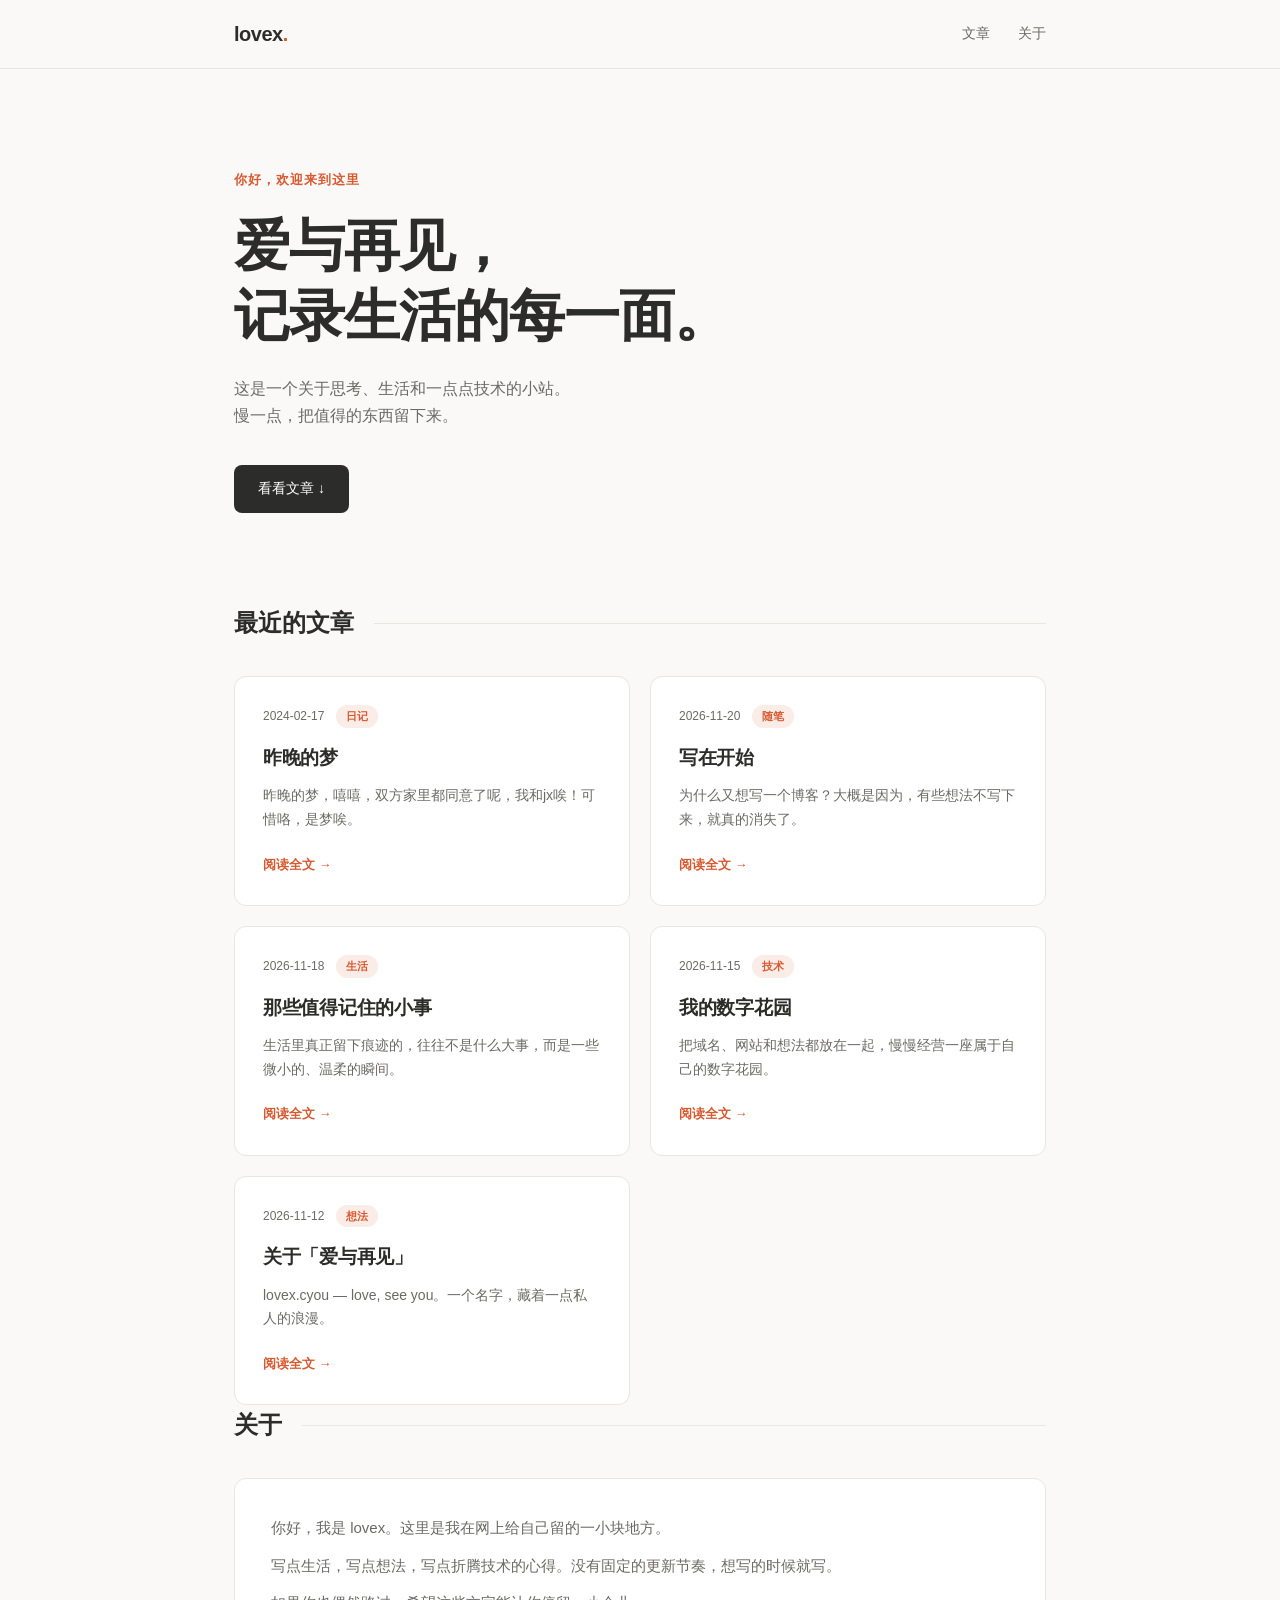
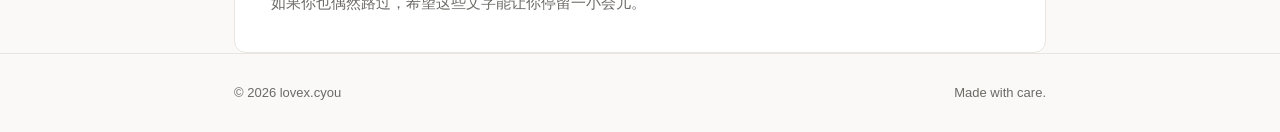
<file: index.html>
<!DOCTYPE html>
<html lang="zh-CN">
<head>
  <meta charset="UTF-8">
  <meta name="viewport" content="width=device-width, initial-scale=1.0">
  <title>lovex · 爱与再见</title>
  <meta name="description" content="lovex 的个人博客，记录生活、想法与值得记住的瞬间。">
  <link rel="stylesheet" href="style.css">
</head>
<body>
  <header class="site-header">
    <div class="container header-inner">
      <a href="#top" class="brand">lovex<span class="brand-dot">.</span></a>
      <nav class="nav">
        <a href="#posts">文章</a>
        <a href="#about">关于</a>
      </nav>
    </div>
  </header>

  <main id="top">
    <section class="hero container">
      <p class="hero-eyebrow">你好，欢迎来到这里</p>
      <h1 class="hero-title">爱与再见，<br>记录生活的每一面。</h1>
      <p class="hero-desc">这是一个关于思考、生活和一点点技术的小站。<br>慢一点，把值得的东西留下来。</p>
      <a href="#posts" class="hero-btn">看看文章 ↓</a>
    </section>

    <section id="posts" class="posts container">
      <div class="section-heading">
        <h2>最近的文章</h2>
        <span class="section-line"></span>
      </div>
      <div class="post-grid">
        <article class="post-card">
          <div class="post-meta"><time>2024-02-17</time><span class="tag">日记</span></div>
          <h3>昨晚的梦</h3>
          <p>昨晚的梦，嘻嘻，双方家里都同意了呢，我和jx唉！可惜咯，是梦唉。</p>
          <a href="posts/dream.html" class="read-more">阅读全文 →</a>
        </article>
        <article class="post-card">
          <div class="post-meta"><time>2026-11-20</time><span class="tag">随笔</span></div>
          <h3>写在开始</h3>
          <p>为什么又想写一个博客？大概是因为，有些想法不写下来，就真的消失了。</p>
          <a href="posts/start.html" class="read-more">阅读全文 →</a>
        </article>
        <article class="post-card">
          <div class="post-meta"><time>2026-11-18</time><span class="tag">生活</span></div>
          <h3>那些值得记住的小事</h3>
          <p>生活里真正留下痕迹的，往往不是什么大事，而是一些微小的、温柔的瞬间。</p>
          <a href="posts/moments.html" class="read-more">阅读全文 →</a>
        </article>
        <article class="post-card">
          <div class="post-meta"><time>2026-11-15</time><span class="tag">技术</span></div>
          <h3>我的数字花园</h3>
          <p>把域名、网站和想法都放在一起，慢慢经营一座属于自己的数字花园。</p>
          <a href="posts/garden.html" class="read-more">阅读全文 →</a>
        </article>
        <article class="post-card">
          <div class="post-meta"><time>2026-11-12</time><span class="tag">想法</span></div>
          <h3>关于「爱与再见」</h3>
          <p>lovex.cyou — love, see you。一个名字，藏着一点私人的浪漫。</p>
          <a href="posts/meaning.html" class="read-more">阅读全文 →</a>
        </article>
      </div>
    </section>

    <section id="about" class="about container">
      <div class="section-heading">
        <h2>关于</h2>
        <span class="section-line"></span>
      </div>
      <div class="about-box">
        <p>你好，我是 lovex。这里是我在网上给自己留的一小块地方。</p>
        <p>写点生活，写点想法，写点折腾技术的心得。没有固定的更新节奏，想写的时候就写。</p>
        <p>如果你也偶然路过，希望这些文字能让你停留一小会儿。</p>
      </div>
    </section>
  </main>

  <footer class="site-footer">
    <div class="container footer-inner">
      <span>© 2026 lovex.cyou</span>
      <span>Made with care.</span>
    </div>
  </footer>
</body>
</html>
</file>
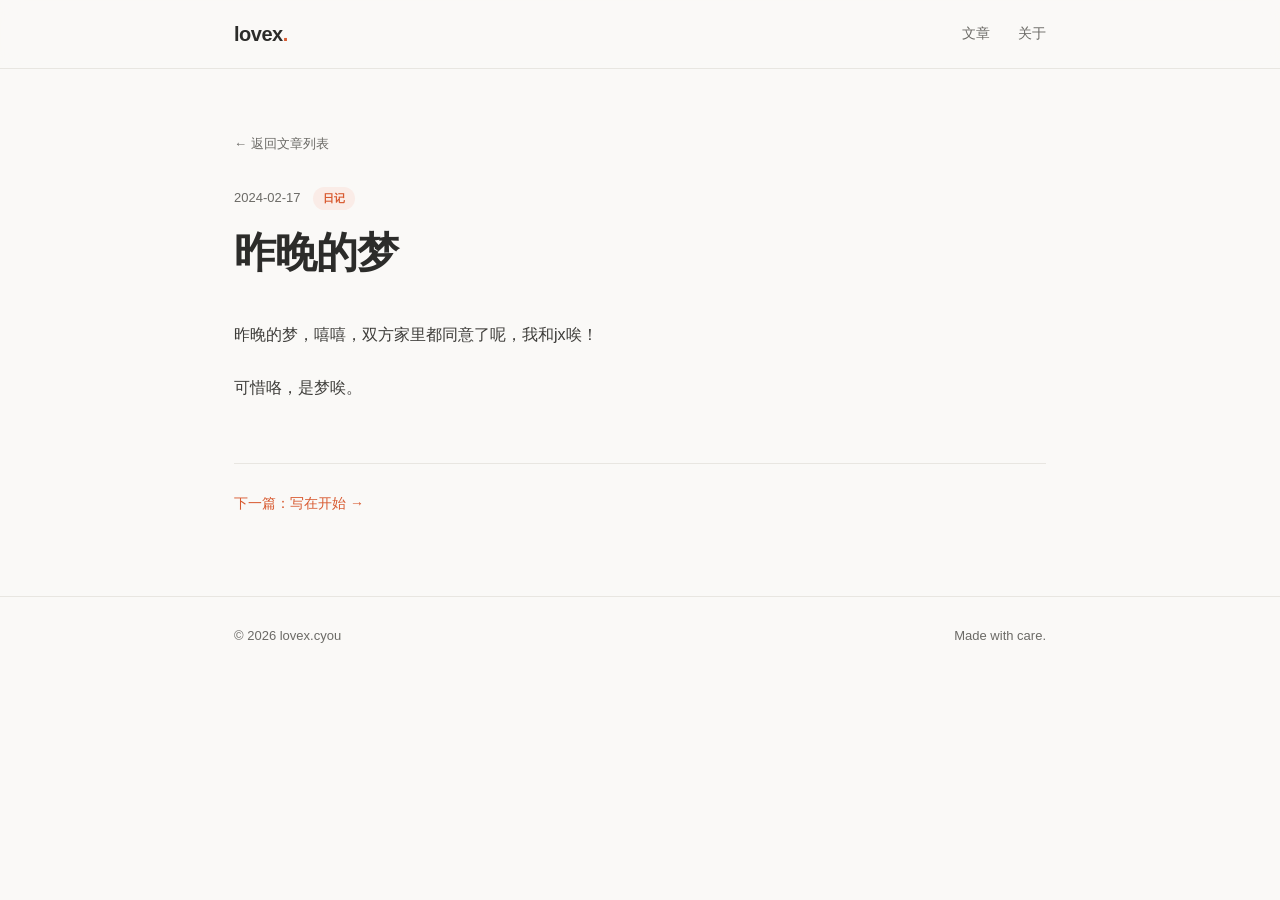
<file: posts/dream.html>
<!DOCTYPE html>
<html lang="zh-CN">
<head>
  <meta charset="UTF-8">
  <meta name="viewport" content="width=device-width, initial-scale=1.0">
  <title>昨晚的梦 · lovex</title>
  <link rel="stylesheet" href="../style.css">
</head>
<body>
  <header class="site-header">
    <div class="container header-inner">
      <a href="../index.html" class="brand">lovex<span class="brand-dot">.</span></a>
      <nav class="nav">
        <a href="../index.html#posts">文章</a>
        <a href="../index.html#about">关于</a>
      </nav>
    </div>
  </header>

  <main class="article container">
    <a href="../index.html#posts" class="back-link">← 返回文章列表</a>
    <div class="article-meta"><time>2024-02-17</time><span class="tag">日记</span></div>
    <h1 class="article-title">昨晚的梦</h1>
    <div class="article-body">
      <p>昨晚的梦，嘻嘻，双方家里都同意了呢，我和jx唉！</p>
      <p>可惜咯，是梦唉。</p>
    </div>
    <nav class="article-nav">
      <a href="start.html">下一篇：写在开始 →</a>
    </nav>
  </main>

  <footer class="site-footer">
    <div class="container footer-inner">
      <span>© 2026 lovex.cyou</span>
      <span>Made with care.</span>
    </div>
  </footer>
</body>
</html>
</file>
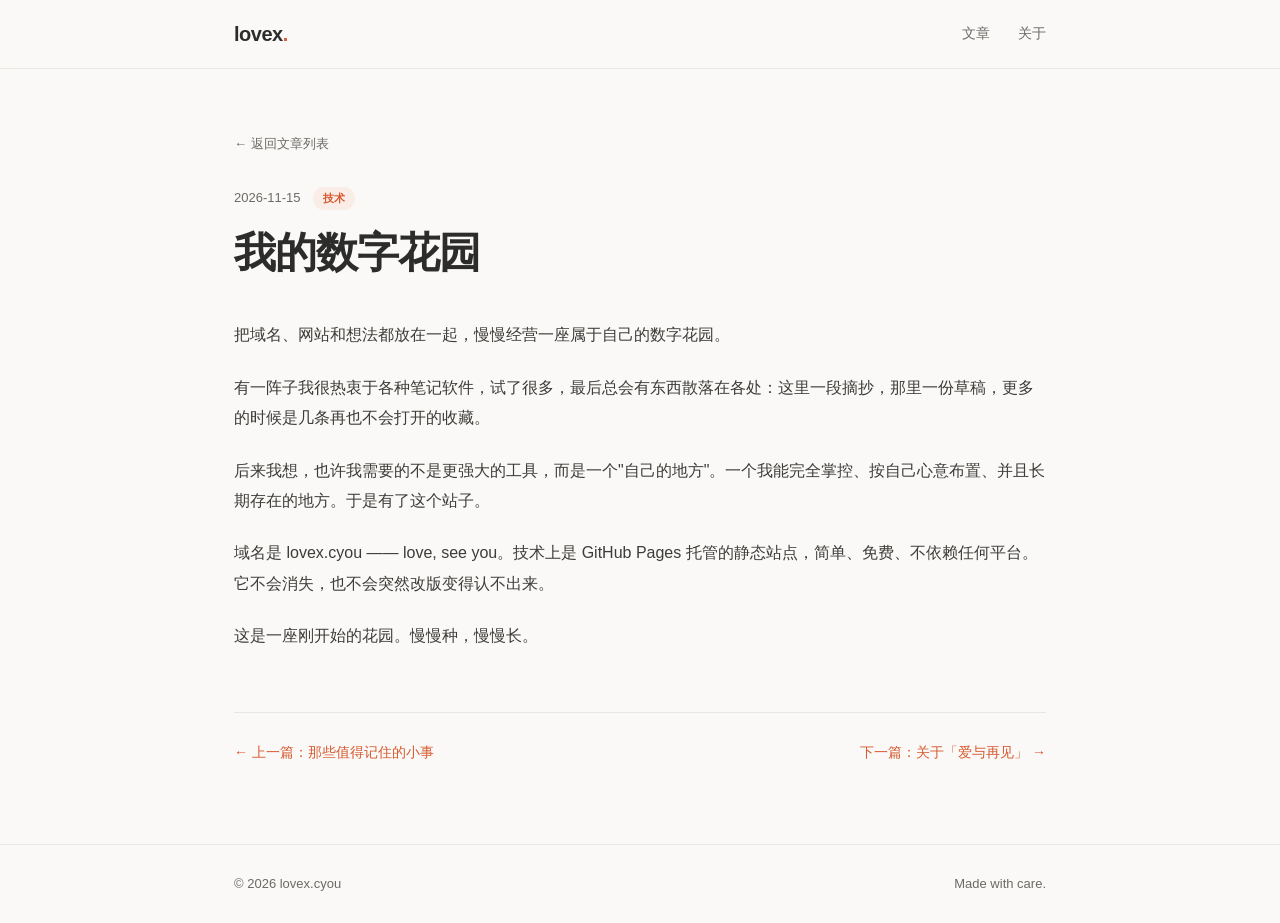
<file: posts/garden.html>
<!DOCTYPE html>
<html lang="zh-CN">
<head>
  <meta charset="UTF-8">
  <meta name="viewport" content="width=device-width, initial-scale=1.0">
  <title>我的数字花园 · lovex</title>
  <link rel="stylesheet" href="../style.css">
</head>
<body>
  <header class="site-header">
    <div class="container header-inner">
      <a href="../index.html" class="brand">lovex<span class="brand-dot">.</span></a>
      <nav class="nav">
        <a href="../index.html#posts">文章</a>
        <a href="../index.html#about">关于</a>
      </nav>
    </div>
  </header>

  <main class="article container">
    <a href="../index.html#posts" class="back-link">← 返回文章列表</a>
    <div class="article-meta"><time>2026-11-15</time><span class="tag">技术</span></div>
    <h1 class="article-title">我的数字花园</h1>
    <div class="article-body">
      <p>把域名、网站和想法都放在一起，慢慢经营一座属于自己的数字花园。</p>
      <p>有一阵子我很热衷于各种笔记软件，试了很多，最后总会有东西散落在各处：这里一段摘抄，那里一份草稿，更多的时候是几条再也不会打开的收藏。</p>
      <p>后来我想，也许我需要的不是更强大的工具，而是一个"自己的地方"。一个我能完全掌控、按自己心意布置、并且长期存在的地方。于是有了这个站子。</p>
      <p>域名是 lovex.cyou —— love, see you。技术上是 GitHub Pages 托管的静态站点，简单、免费、不依赖任何平台。它不会消失，也不会突然改版变得认不出来。</p>
      <p>这是一座刚开始的花园。慢慢种，慢慢长。</p>
    </div>
    <nav class="article-nav">
      <a href="moments.html">← 上一篇：那些值得记住的小事</a>
      <a href="meaning.html">下一篇：关于「爱与再见」 →</a>
    </nav>
  </main>

  <footer class="site-footer">
    <div class="container footer-inner">
      <span>© 2026 lovex.cyou</span>
      <span>Made with care.</span>
    </div>
  </footer>
</body>
</html>
</file>
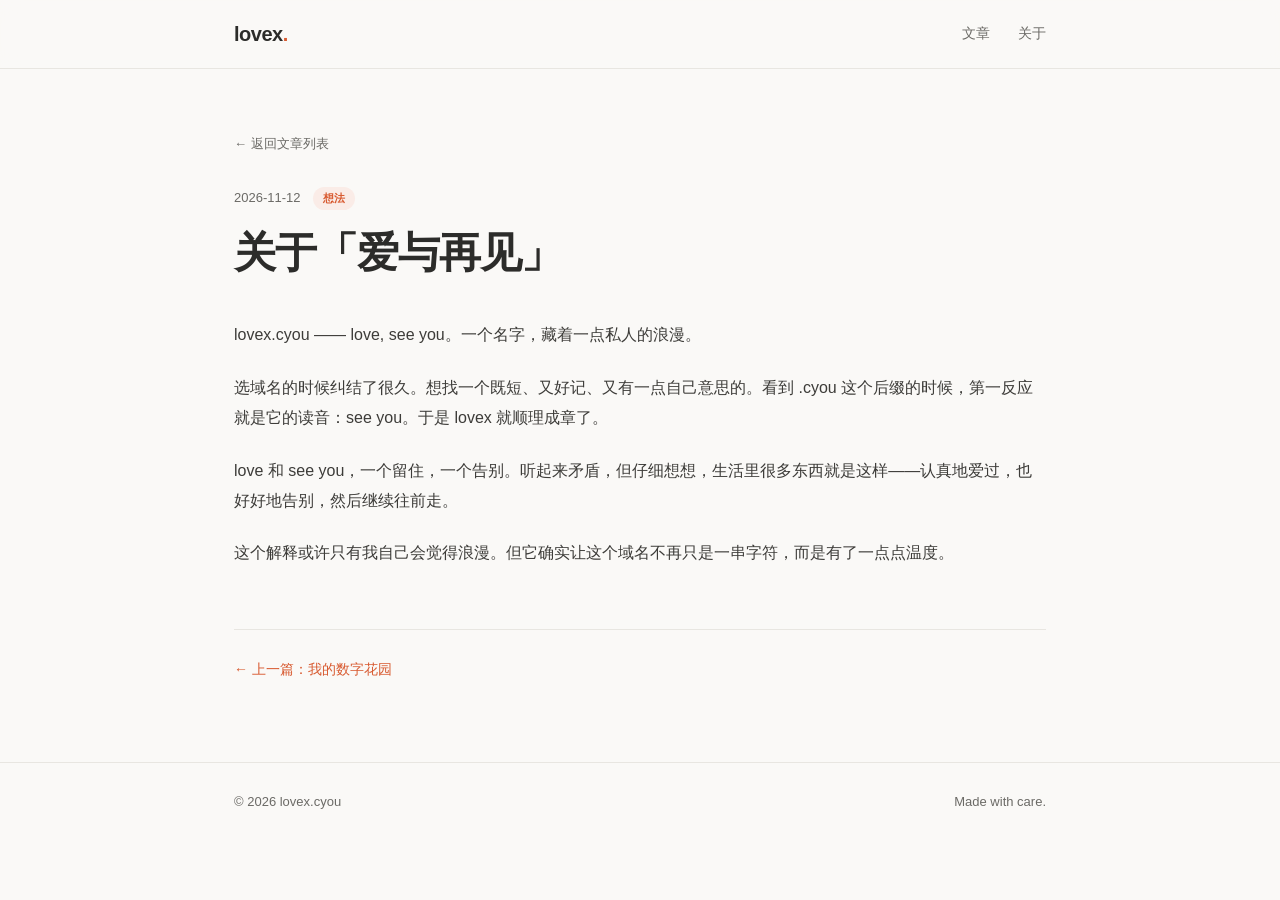
<file: posts/meaning.html>
<!DOCTYPE html>
<html lang="zh-CN">
<head>
  <meta charset="UTF-8">
  <meta name="viewport" content="width=device-width, initial-scale=1.0">
  <title>关于「爱与再见」 · lovex</title>
  <link rel="stylesheet" href="../style.css">
</head>
<body>
  <header class="site-header">
    <div class="container header-inner">
      <a href="../index.html" class="brand">lovex<span class="brand-dot">.</span></a>
      <nav class="nav">
        <a href="../index.html#posts">文章</a>
        <a href="../index.html#about">关于</a>
      </nav>
    </div>
  </header>

  <main class="article container">
    <a href="../index.html#posts" class="back-link">← 返回文章列表</a>
    <div class="article-meta"><time>2026-11-12</time><span class="tag">想法</span></div>
    <h1 class="article-title">关于「爱与再见」</h1>
    <div class="article-body">
      <p>lovex.cyou —— love, see you。一个名字，藏着一点私人的浪漫。</p>
      <p>选域名的时候纠结了很久。想找一个既短、又好记、又有一点自己意思的。看到 .cyou 这个后缀的时候，第一反应就是它的读音：see you。于是 lovex 就顺理成章了。</p>
      <p>love 和 see you，一个留住，一个告别。听起来矛盾，但仔细想想，生活里很多东西就是这样——认真地爱过，也好好地告别，然后继续往前走。</p>
      <p>这个解释或许只有我自己会觉得浪漫。但它确实让这个域名不再只是一串字符，而是有了一点点温度。</p>
    </div>
    <nav class="article-nav">
      <a href="garden.html">← 上一篇：我的数字花园</a>
    </nav>
  </main>

  <footer class="site-footer">
    <div class="container footer-inner">
      <span>© 2026 lovex.cyou</span>
      <span>Made with care.</span>
    </div>
  </footer>
</body>
</html>
</file>
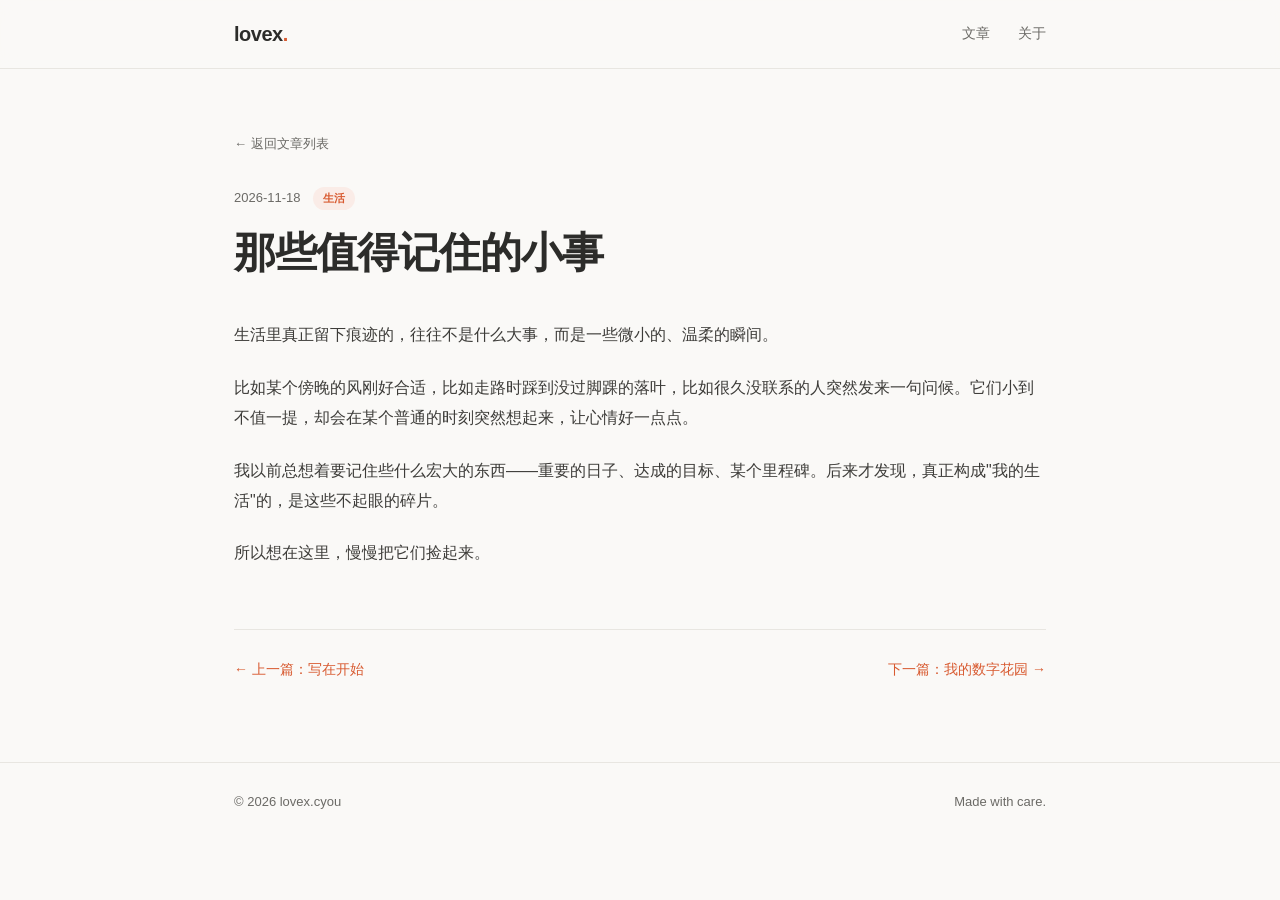
<file: posts/moments.html>
<!DOCTYPE html>
<html lang="zh-CN">
<head>
  <meta charset="UTF-8">
  <meta name="viewport" content="width=device-width, initial-scale=1.0">
  <title>那些值得记住的小事 · lovex</title>
  <link rel="stylesheet" href="../style.css">
</head>
<body>
  <header class="site-header">
    <div class="container header-inner">
      <a href="../index.html" class="brand">lovex<span class="brand-dot">.</span></a>
      <nav class="nav">
        <a href="../index.html#posts">文章</a>
        <a href="../index.html#about">关于</a>
      </nav>
    </div>
  </header>

  <main class="article container">
    <a href="../index.html#posts" class="back-link">← 返回文章列表</a>
    <div class="article-meta"><time>2026-11-18</time><span class="tag">生活</span></div>
    <h1 class="article-title">那些值得记住的小事</h1>
    <div class="article-body">
      <p>生活里真正留下痕迹的，往往不是什么大事，而是一些微小的、温柔的瞬间。</p>
      <p>比如某个傍晚的风刚好合适，比如走路时踩到没过脚踝的落叶，比如很久没联系的人突然发来一句问候。它们小到不值一提，却会在某个普通的时刻突然想起来，让心情好一点点。</p>
      <p>我以前总想着要记住些什么宏大的东西——重要的日子、达成的目标、某个里程碑。后来才发现，真正构成"我的生活"的，是这些不起眼的碎片。</p>
      <p>所以想在这里，慢慢把它们捡起来。</p>
    </div>
    <nav class="article-nav">
      <a href="start.html">← 上一篇：写在开始</a>
      <a href="garden.html">下一篇：我的数字花园 →</a>
    </nav>
  </main>

  <footer class="site-footer">
    <div class="container footer-inner">
      <span>© 2026 lovex.cyou</span>
      <span>Made with care.</span>
    </div>
  </footer>
</body>
</html>
</file>
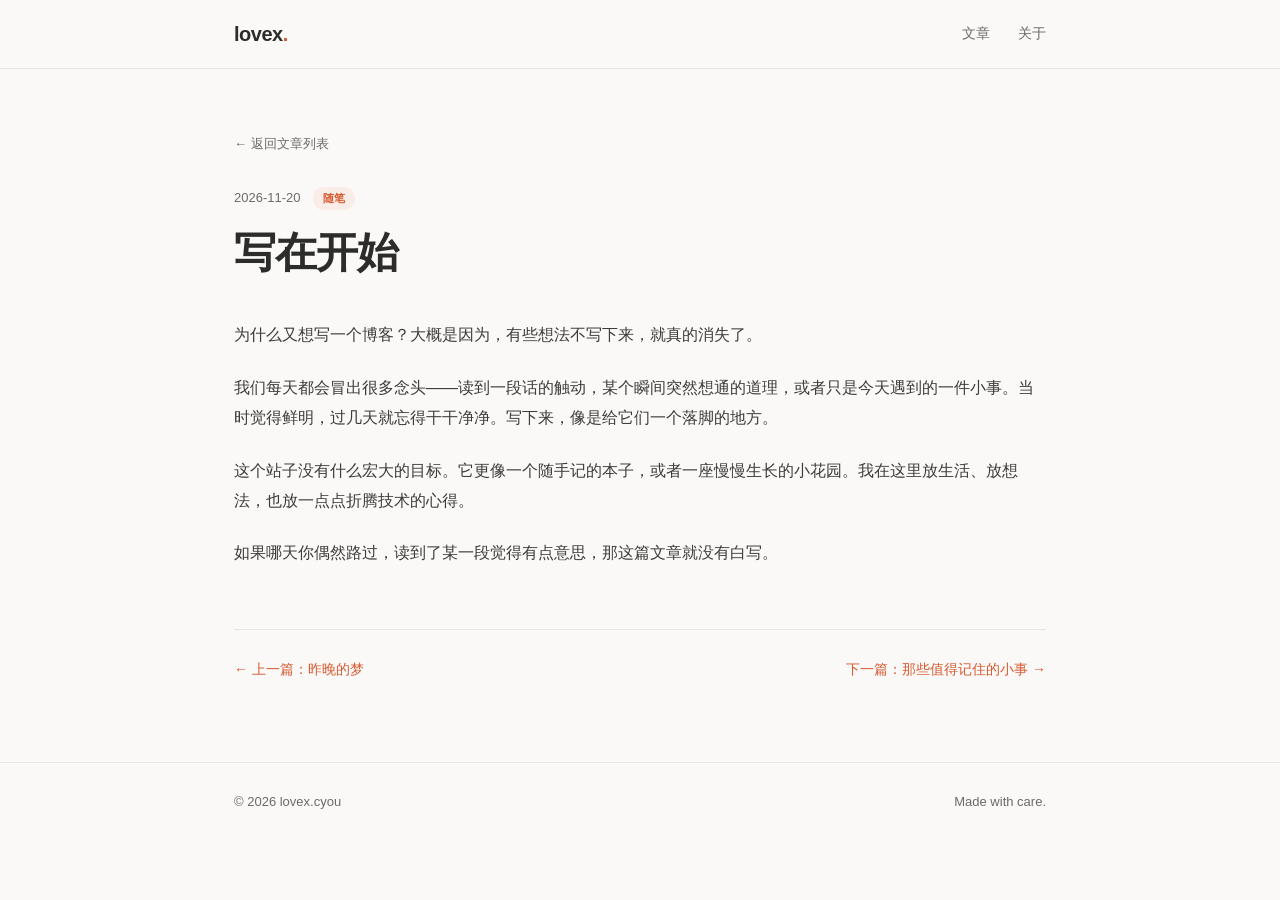
<file: posts/start.html>
<!DOCTYPE html>
<html lang="zh-CN">
<head>
  <meta charset="UTF-8">
  <meta name="viewport" content="width=device-width, initial-scale=1.0">
  <title>写在开始 · lovex</title>
  <link rel="stylesheet" href="../style.css">
</head>
<body>
  <header class="site-header">
    <div class="container header-inner">
      <a href="../index.html" class="brand">lovex<span class="brand-dot">.</span></a>
      <nav class="nav">
        <a href="../index.html#posts">文章</a>
        <a href="../index.html#about">关于</a>
      </nav>
    </div>
  </header>

  <main class="article container">
    <a href="../index.html#posts" class="back-link">← 返回文章列表</a>
    <div class="article-meta"><time>2026-11-20</time><span class="tag">随笔</span></div>
    <h1 class="article-title">写在开始</h1>
    <div class="article-body">
      <p>为什么又想写一个博客？大概是因为，有些想法不写下来，就真的消失了。</p>
      <p>我们每天都会冒出很多念头——读到一段话的触动，某个瞬间突然想通的道理，或者只是今天遇到的一件小事。当时觉得鲜明，过几天就忘得干干净净。写下来，像是给它们一个落脚的地方。</p>
      <p>这个站子没有什么宏大的目标。它更像一个随手记的本子，或者一座慢慢生长的小花园。我在这里放生活、放想法，也放一点点折腾技术的心得。</p>
      <p>如果哪天你偶然路过，读到了某一段觉得有点意思，那这篇文章就没有白写。</p>
    </div>
    <nav class="article-nav">
      <a href="dream.html">← 上一篇：昨晚的梦</a>
      <a href="moments.html">下一篇：那些值得记住的小事 →</a>
    </nav>
  </main>

  <footer class="site-footer">
    <div class="container footer-inner">
      <span>© 2026 lovex.cyou</span>
      <span>Made with care.</span>
    </div>
  </footer>
</body>
</html>
</file>
<file: style.css>
:root {
  --bg: #faf9f7;
  --card: #ffffff;
  --text: #2c2c2a;
  --muted: #6b6a66;
  --accent: #d85a30;
  --accent-soft: #faece7;
  --border: #e8e6e1;
  --radius: 12px;
}

* { margin: 0; padding: 0; box-sizing: border-box; }

html { scroll-behavior: smooth; }

body {
  font-family: -apple-system, BlinkMacSystemFont, "Segoe UI", "PingFang SC", "Hiragino Sans GB", "Microsoft YaHei", sans-serif;
  background: var(--bg);
  color: var(--text);
  line-height: 1.7;
  -webkit-font-smoothing: antialiased;
}

.container { max-width: 860px; margin: 0 auto; padding: 0 24px; }

.site-header {
  position: sticky;
  top: 0;
  background: rgba(250, 249, 247, 0.9);
  backdrop-filter: blur(10px);
  border-bottom: 1px solid var(--border);
  z-index: 10;
}

.header-inner {
  display: flex;
  justify-content: space-between;
  align-items: center;
  height: 68px;
}

.brand {
  font-size: 20px;
  font-weight: 700;
  letter-spacing: -0.5px;
  color: var(--text);
  text-decoration: none;
}

.brand-dot { color: var(--accent); }

.nav { display: flex; gap: 28px; }

.nav a {
  font-size: 14px;
  color: var(--muted);
  text-decoration: none;
  transition: color 0.2s;
}

.nav a:hover { color: var(--accent); }

.hero { padding: 100px 24px 90px; }

.hero-eyebrow {
  font-size: 13px;
  color: var(--accent);
  font-weight: 600;
  letter-spacing: 1px;
  margin-bottom: 20px;
}

.hero-title {
  font-size: clamp(36px, 6vw, 56px);
  line-height: 1.25;
  font-weight: 700;
  letter-spacing: -1px;
  margin-bottom: 24px;
}

.hero-desc {
  font-size: 16px;
  color: var(--muted);
  margin-bottom: 36px;
}

.hero-btn {
  display: inline-block;
  background: var(--text);
  color: #fff;
  font-size: 14px;
  text-decoration: none;
  padding: 12px 24px;
  border-radius: 8px;
  transition: transform 0.2s, background 0.2s;
}

.hero-btn:hover { background: var(--accent); transform: translateY(-2px); }

section { padding-bottom: 80px; }

.section-heading {
  display: flex;
  align-items: center;
  gap: 20px;
  margin-bottom: 32px;
}

.section-heading h2 {
  font-size: 24px;
  font-weight: 700;
  white-space: nowrap;
}

.section-line { flex: 1; height: 1px; background: var(--border); }

.post-grid {
  display: grid;
  grid-template-columns: repeat(2, 1fr);
  gap: 20px;
}

.post-card {
  background: var(--card);
  border: 1px solid var(--border);
  border-radius: var(--radius);
  padding: 28px;
  transition: transform 0.2s, box-shadow 0.2s;
}

.post-card:hover {
  transform: translateY(-4px);
  box-shadow: 0 12px 32px rgba(0, 0, 0, 0.06);
}

.post-meta {
  display: flex;
  align-items: center;
  gap: 12px;
  font-size: 12px;
  color: var(--muted);
  margin-bottom: 14px;
}

.tag {
  background: var(--accent-soft);
  color: var(--accent);
  padding: 2px 10px;
  border-radius: 20px;
  font-size: 11px;
  font-weight: 600;
}

.post-card h3 {
  font-size: 19px;
  font-weight: 700;
  margin-bottom: 10px;
  letter-spacing: -0.3px;
}

.post-card p {
  font-size: 14px;
  color: var(--muted);
  margin-bottom: 18px;
}

.read-more {
  font-size: 13px;
  color: var(--accent);
  text-decoration: none;
  font-weight: 600;
}

.read-more:hover { text-decoration: underline; }

.about-box {
  background: var(--card);
  border: 1px solid var(--border);
  border-radius: var(--radius);
  padding: 36px;
  font-size: 15px;
  color: var(--muted);
}

.about-box p { margin-bottom: 12px; }
.about-box p:last-child { margin-bottom: 0; }

.site-footer {
  border-top: 1px solid var(--border);
  padding: 28px 0;
}

.footer-inner {
  display: flex;
  justify-content: space-between;
  font-size: 13px;
  color: var(--muted);
}

.article { padding-top: 60px; padding-bottom: 80px; }

.back-link {
  display: inline-block;
  font-size: 13px;
  color: var(--muted);
  text-decoration: none;
  margin-bottom: 32px;
}

.back-link:hover { color: var(--accent); }

.article-meta {
  display: flex;
  align-items: center;
  gap: 12px;
  font-size: 13px;
  color: var(--muted);
  margin-bottom: 16px;
}

.article-title {
  font-size: clamp(30px, 5vw, 42px);
  font-weight: 700;
  letter-spacing: -1px;
  line-height: 1.3;
  margin-bottom: 40px;
}

.article-body {
  font-size: 16px;
  line-height: 1.9;
  color: #3d3c39;
}

.article-body p { margin-bottom: 22px; }

.article-nav {
  display: flex;
  justify-content: space-between;
  gap: 20px;
  margin-top: 60px;
  padding-top: 28px;
  border-top: 1px solid var(--border);
}

.article-nav a {
  font-size: 14px;
  color: var(--accent);
  text-decoration: none;
}

.article-nav a:hover { text-decoration: underline; }

@media (max-width: 640px) {
  .hero { padding: 70px 24px 60px; }
  .post-grid { grid-template-columns: 1fr; }
  .header-inner { height: 60px; }
}
</file>
